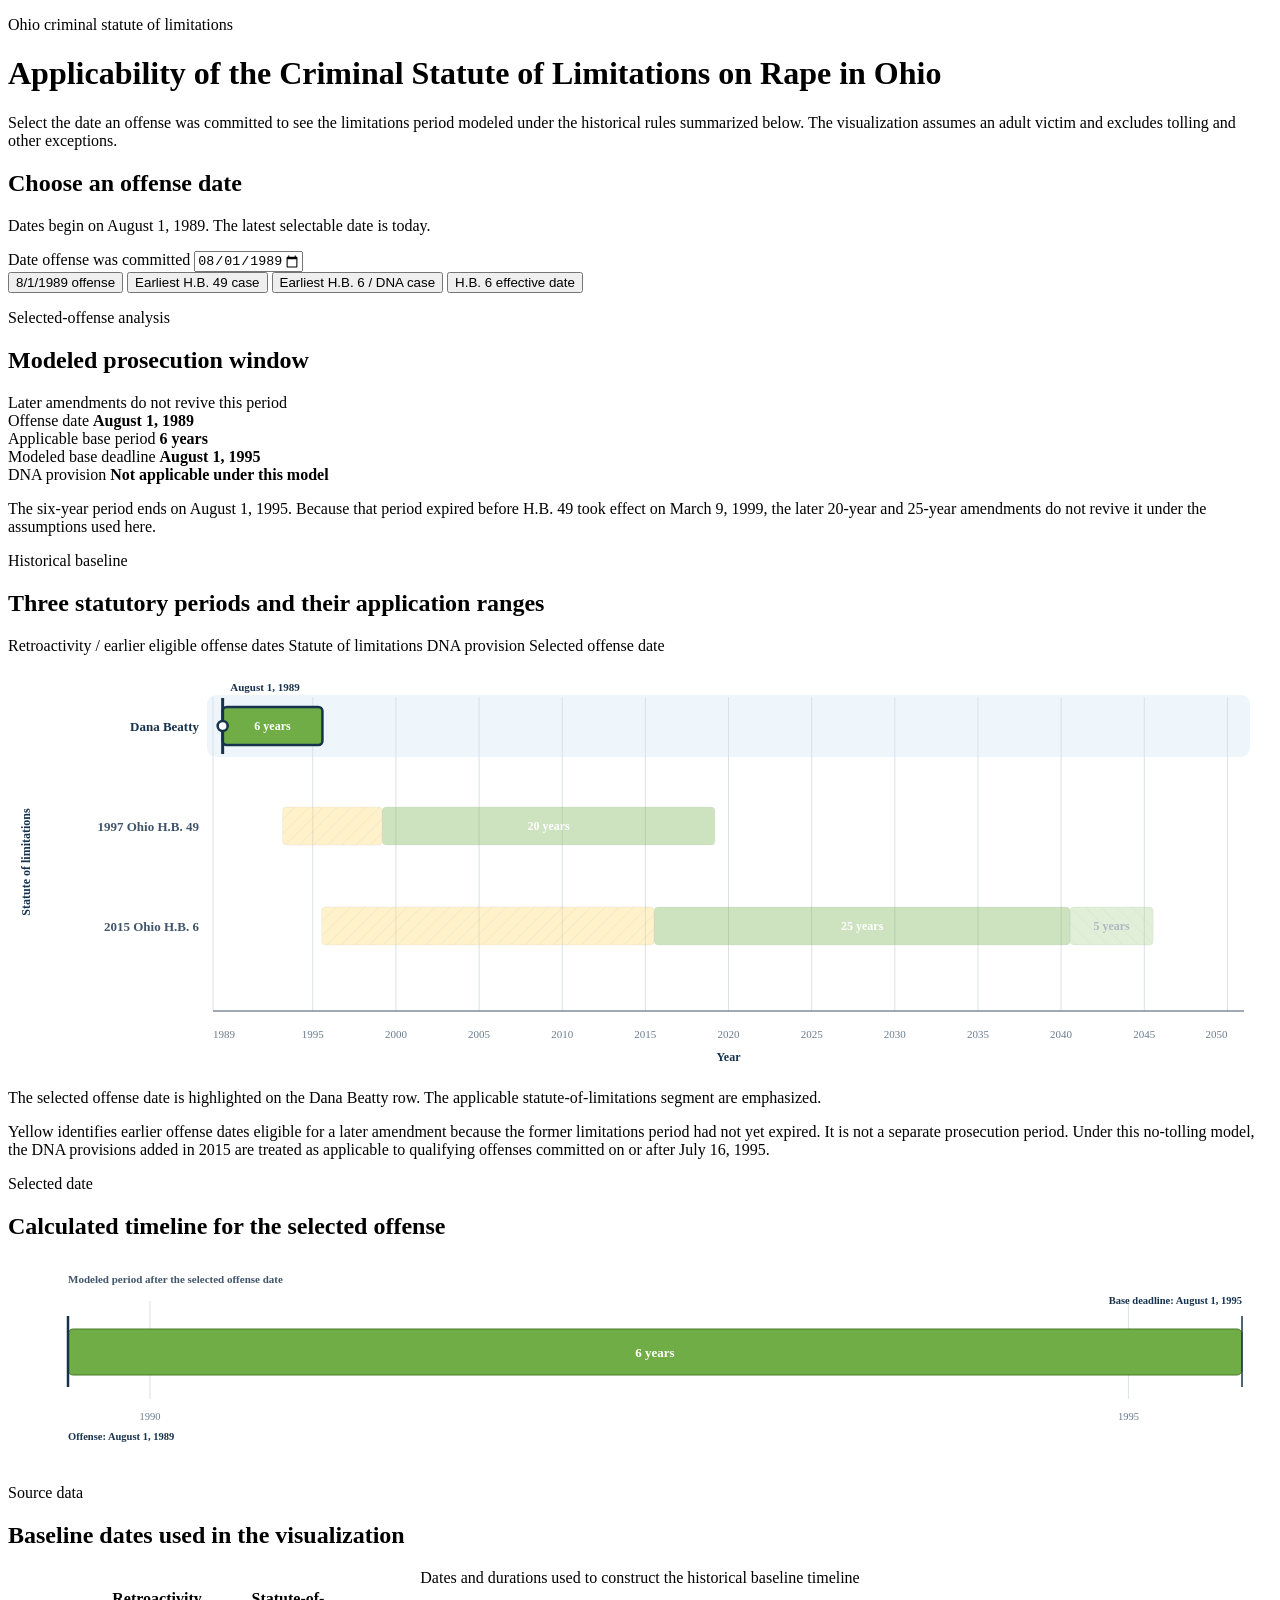
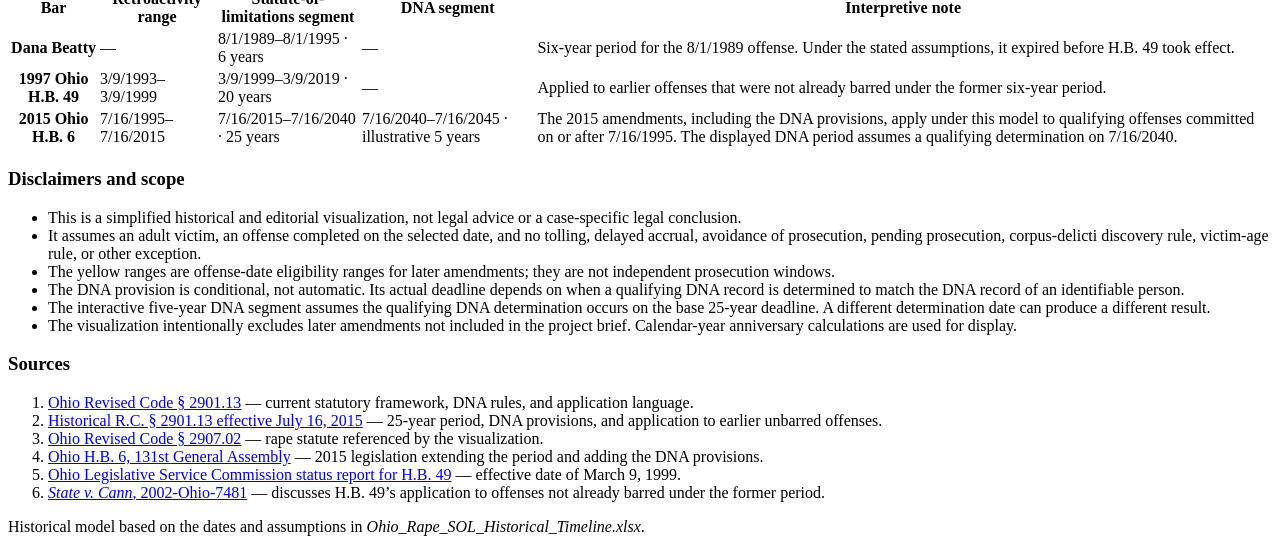
<file: index.html>
<!doctype html>
<html lang="en">
<head>
  <meta charset="utf-8">
  <meta name="viewport" content="width=device-width, initial-scale=1">
  <meta name="color-scheme" content="light">
  <title>Ohio Rape Statute of Limitations Timeline</title>
  <meta name="description" content="An interactive historical visualization of the criminal statute of limitations for rape in Ohio under the assumptions stated on the page.">
  <link rel="stylesheet" href="styles.css">
</head>
<body>
  <main class="page-shell">
    <header class="hero">
      <p class="eyebrow">Ohio criminal statute of limitations</p>
      <h1>Applicability of the Criminal Statute of Limitations on Rape in Ohio</h1>
      <p class="lede">
        Select the date an offense was committed to see the limitations period modeled under the historical rules summarized below. The visualization assumes an adult victim and excludes tolling and other exceptions.
      </p>
    </header>

    <section class="control-panel" aria-labelledby="controls-heading">
      <div>
        <h2 id="controls-heading">Choose an offense date</h2>
        <p class="control-help">Dates begin on August 1, 1989. The latest selectable date is today.</p>
      </div>
      <div class="date-control">
        <label for="offense-date">Date offense was committed</label>
        <input id="offense-date" name="offense-date" type="date" min="1989-08-01" value="1989-08-01">
        <p id="date-error" class="error-message" role="alert" hidden></p>
      </div>
      <div class="preset-group" aria-label="Important dates">
        <button type="button" class="preset-button" data-date="1989-08-01">8/1/1989 offense</button>
        <button type="button" class="preset-button" data-date="1993-03-09">Earliest H.B. 49 case</button>
        <button type="button" class="preset-button" data-date="1995-07-16">Earliest H.B. 6 / DNA case</button>
        <button type="button" class="preset-button" data-date="2015-07-16">H.B. 6 effective date</button>
      </div>
    </section>

    <section class="result-panel" aria-labelledby="result-heading" aria-live="polite">
      <div class="result-heading-row">
        <div>
          <p class="section-kicker">Selected-offense analysis</p>
          <h2 id="result-heading">Modeled prosecution window</h2>
        </div>
        <span id="application-badge" class="application-badge"></span>
      </div>

      <div class="summary-grid">
        <article class="summary-card">
          <span class="summary-label">Offense date</span>
          <strong id="selected-date-display">August 1, 1989</strong>
        </article>
        <article class="summary-card">
          <span class="summary-label">Applicable base period</span>
          <strong id="applicable-law">6 years</strong>
        </article>
        <article class="summary-card">
          <span class="summary-label">Modeled base deadline</span>
          <strong id="base-deadline">August 1, 1995</strong>
        </article>
        <article class="summary-card">
          <span class="summary-label">DNA provision</span>
          <strong id="dna-display">Not applicable under this model</strong>
        </article>
      </div>
      <p id="analysis-explanation" class="analysis-explanation"></p>
    </section>

    <section class="visualization-section" aria-labelledby="baseline-heading">
      <div class="section-heading">
        <div>
          <p class="section-kicker">Historical baseline</p>
          <h2 id="baseline-heading">Three statutory periods and their application ranges</h2>
        </div>
      </div>

      <div class="legend" aria-label="Timeline legend">
        <span><i class="legend-swatch retroactivity" aria-hidden="true"></i>Retroactivity / earlier eligible offense dates</span>
        <span><i class="legend-swatch statute" aria-hidden="true"></i>Statute of limitations</span>
        <span><i class="legend-swatch dna" aria-hidden="true"></i>DNA provision</span>
        <span><i class="legend-marker" aria-hidden="true"></i>Selected offense date</span>
      </div>

      <div id="baseline-chart" class="chart-card" role="img" aria-label="Historical Gantt-style timeline from 1989 through 2050"></div>
      <p id="baseline-note" class="chart-note"></p>
      <p class="chart-note">
        Yellow identifies earlier offense dates eligible for a later amendment because the former limitations period had not yet expired. It is not a separate prosecution period. Under this no-tolling model, the DNA provisions added in 2015 are treated as applicable to qualifying offenses committed on or after July 16, 1995.
      </p>
    </section>

    <section class="visualization-section" aria-labelledby="selected-window-heading">
      <div class="section-heading">
        <div>
          <p class="section-kicker">Selected date</p>
          <h2 id="selected-window-heading">Calculated timeline for the selected offense</h2>
        </div>
      </div>
      <div id="selected-chart" class="chart-card selected-chart-card" role="img" aria-label="Calculated limitations period for the selected offense date"></div>
      <p id="dna-scenario-note" class="dna-callout" hidden></p>
    </section>

    <section class="data-section" aria-labelledby="data-heading">
      <div class="section-heading">
        <div>
          <p class="section-kicker">Source data</p>
          <h2 id="data-heading">Baseline dates used in the visualization</h2>
        </div>
      </div>

      <div class="table-wrap">
        <table id="baseline-table">
          <caption class="sr-only">Dates and durations used to construct the historical baseline timeline</caption>
          <thead>
            <tr>
              <th scope="col">Bar</th>
              <th scope="col">Retroactivity range</th>
              <th scope="col">Statute-of-limitations segment</th>
              <th scope="col">DNA segment</th>
              <th scope="col">Interpretive note</th>
            </tr>
          </thead>
          <tbody>
            <tr data-regime="dana">
              <th scope="row">Dana Beatty</th>
              <td>—</td>
              <td><span class="table-chip statute">8/1/1989–8/1/1995 · 6 years</span></td>
              <td>—</td>
              <td>Six-year period for the 8/1/1989 offense. Under the stated assumptions, it expired before H.B. 49 took effect.</td>
            </tr>
            <tr data-regime="hb49">
              <th scope="row">1997 Ohio H.B. 49</th>
              <td><span class="table-chip retroactivity">3/9/1993–3/9/1999</span></td>
              <td><span class="table-chip statute">3/9/1999–3/9/2019 · 20 years</span></td>
              <td>—</td>
              <td>Applied to earlier offenses that were not already barred under the former six-year period.</td>
            </tr>
            <tr data-regime="hb6">
              <th scope="row">2015 Ohio H.B. 6</th>
              <td><span class="table-chip retroactivity">7/16/1995–7/16/2015</span></td>
              <td><span class="table-chip statute">7/16/2015–7/16/2040 · 25 years</span></td>
              <td><span class="table-chip dna">7/16/2040–7/16/2045 · illustrative 5 years</span></td>
              <td>The 2015 amendments, including the DNA provisions, apply under this model to qualifying offenses committed on or after 7/16/1995. The displayed DNA period assumes a qualifying determination on 7/16/2040.</td>
            </tr>
          </tbody>
        </table>
      </div>

      <div class="notes-grid">
        <article class="notes-card">
          <h3>Disclaimers and scope</h3>
          <ul>
            <li>This is a simplified historical and editorial visualization, not legal advice or a case-specific legal conclusion.</li>
            <li>It assumes an adult victim, an offense completed on the selected date, and no tolling, delayed accrual, avoidance of prosecution, pending prosecution, corpus-delicti discovery rule, victim-age rule, or other exception.</li>
            <li>The yellow ranges are offense-date eligibility ranges for later amendments; they are not independent prosecution windows.</li>
            <li>The DNA provision is conditional, not automatic. Its actual deadline depends on when a qualifying DNA record is determined to match the DNA record of an identifiable person.</li>
            <li>The interactive five-year DNA segment assumes the qualifying DNA determination occurs on the base 25-year deadline. A different determination date can produce a different result.</li>
            <li>The visualization intentionally excludes later amendments not included in the project brief. Calendar-year anniversary calculations are used for display.</li>
          </ul>
        </article>

        <article class="notes-card">
          <h3>Sources</h3>
          <ol class="source-list">
            <li><a href="https://codes.ohio.gov/ohio-revised-code/section-2901.13" target="_blank" rel="noopener">Ohio Revised Code § 2901.13</a> — current statutory framework, DNA rules, and application language.</li>
            <li><a href="https://codes.ohio.gov/ohio-revised-code/section-2901.13/7-16-2015" target="_blank" rel="noopener">Historical R.C. § 2901.13 effective July 16, 2015</a> — 25-year period, DNA provisions, and application to earlier unbarred offenses.</li>
            <li><a href="https://codes.ohio.gov/ohio-revised-code/section-2907.02" target="_blank" rel="noopener">Ohio Revised Code § 2907.02</a> — rape statute referenced by the visualization.</li>
            <li><a href="https://legislature.ohio.gov/legislation/131/hb6" target="_blank" rel="noopener">Ohio H.B. 6, 131st General Assembly</a> — 2015 legislation extending the period and adding the DNA provisions.</li>
            <li><a href="https://www.legislature.ohio.gov/files/lsc/statusreport122/122_HB_49_statusreport.pdf" target="_blank" rel="noopener">Ohio Legislative Service Commission status report for H.B. 49</a> — effective date of March 9, 1999.</li>
            <li><a href="https://www.supremecourt.ohio.gov/ROD/docs/pdf/98/2002/2002-Ohio-7481.pdf" target="_blank" rel="noopener"><em>State v. Cann</em>, 2002-Ohio-7481</a> — discusses H.B. 49’s application to offenses not already barred under the former period.</li>
          </ol>
        </article>
      </div>
    </section>

    <footer>
      <p>Historical model based on the dates and assumptions in <em>Ohio_Rape_SOL_Historical_Timeline.xlsx</em>.</p>
    </footer>
  </main>

  <script src="app.js" defer></script>
</body>
</html>
</file>
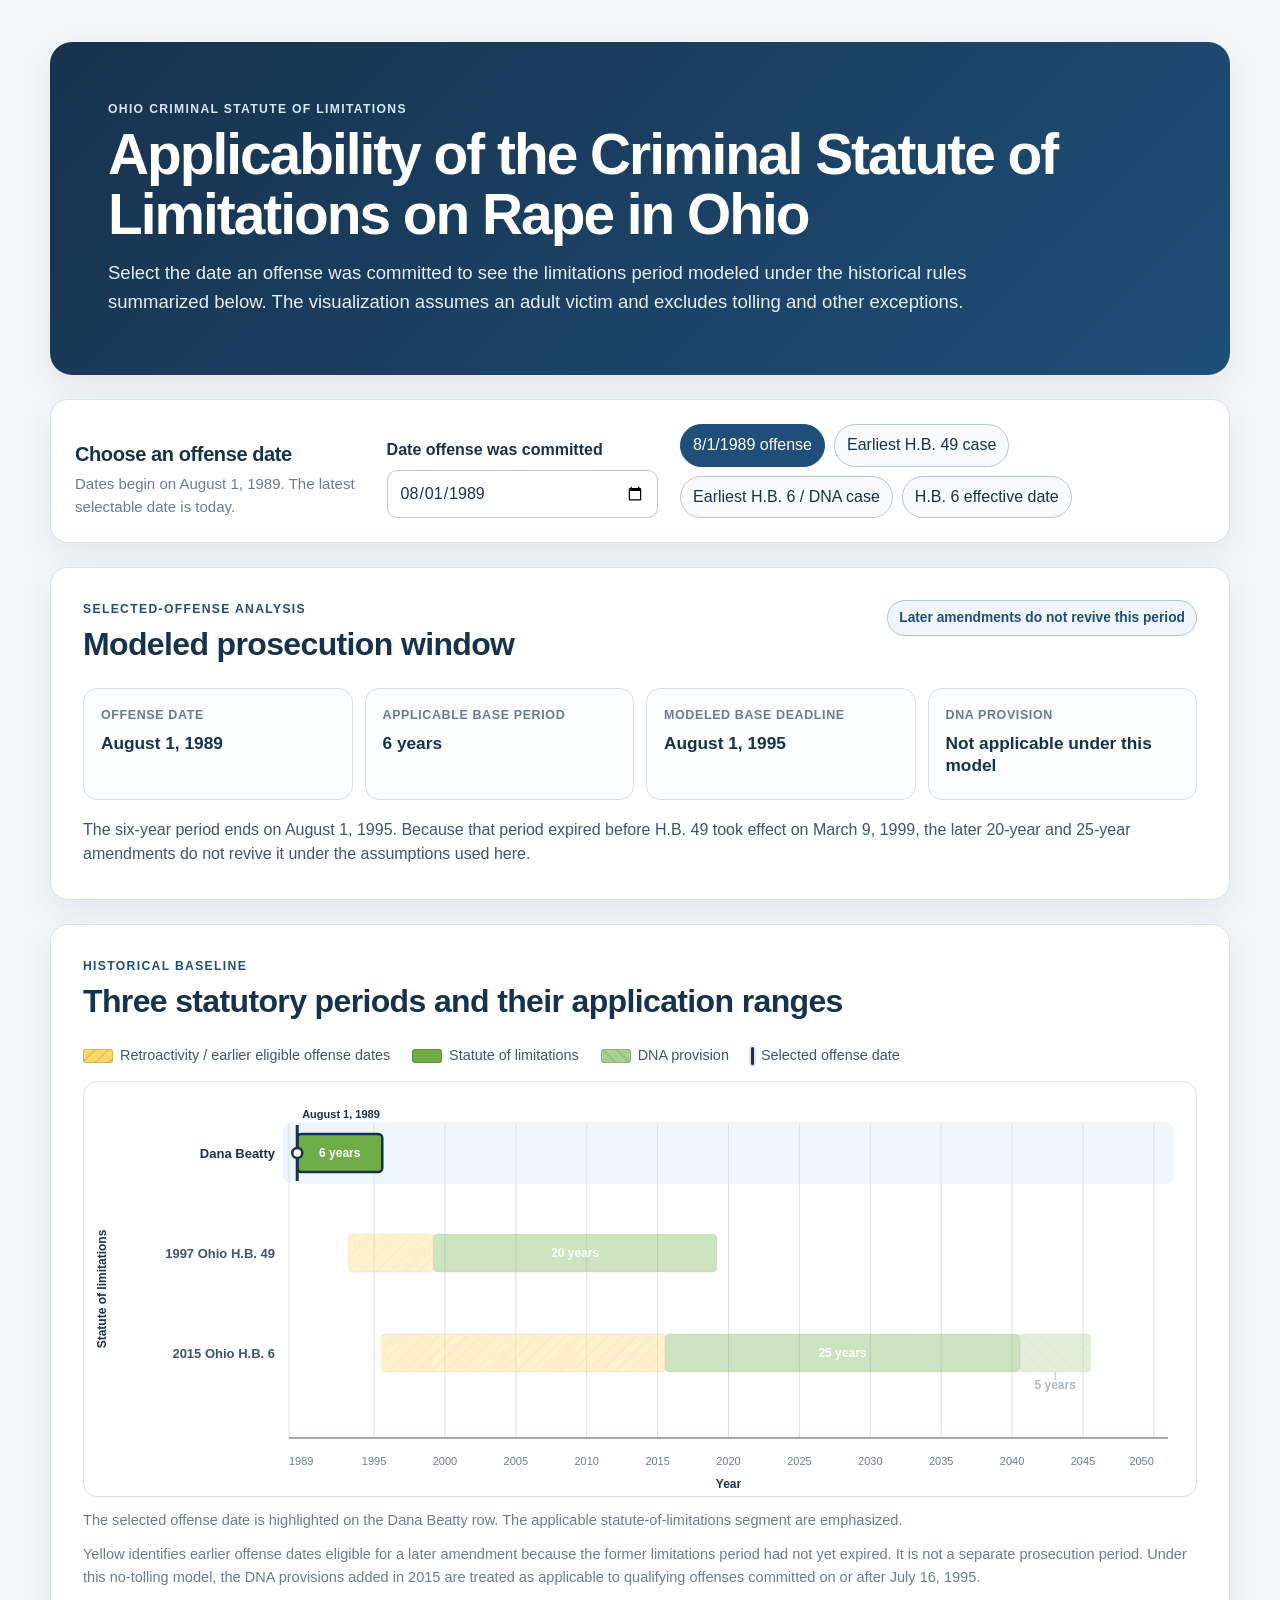
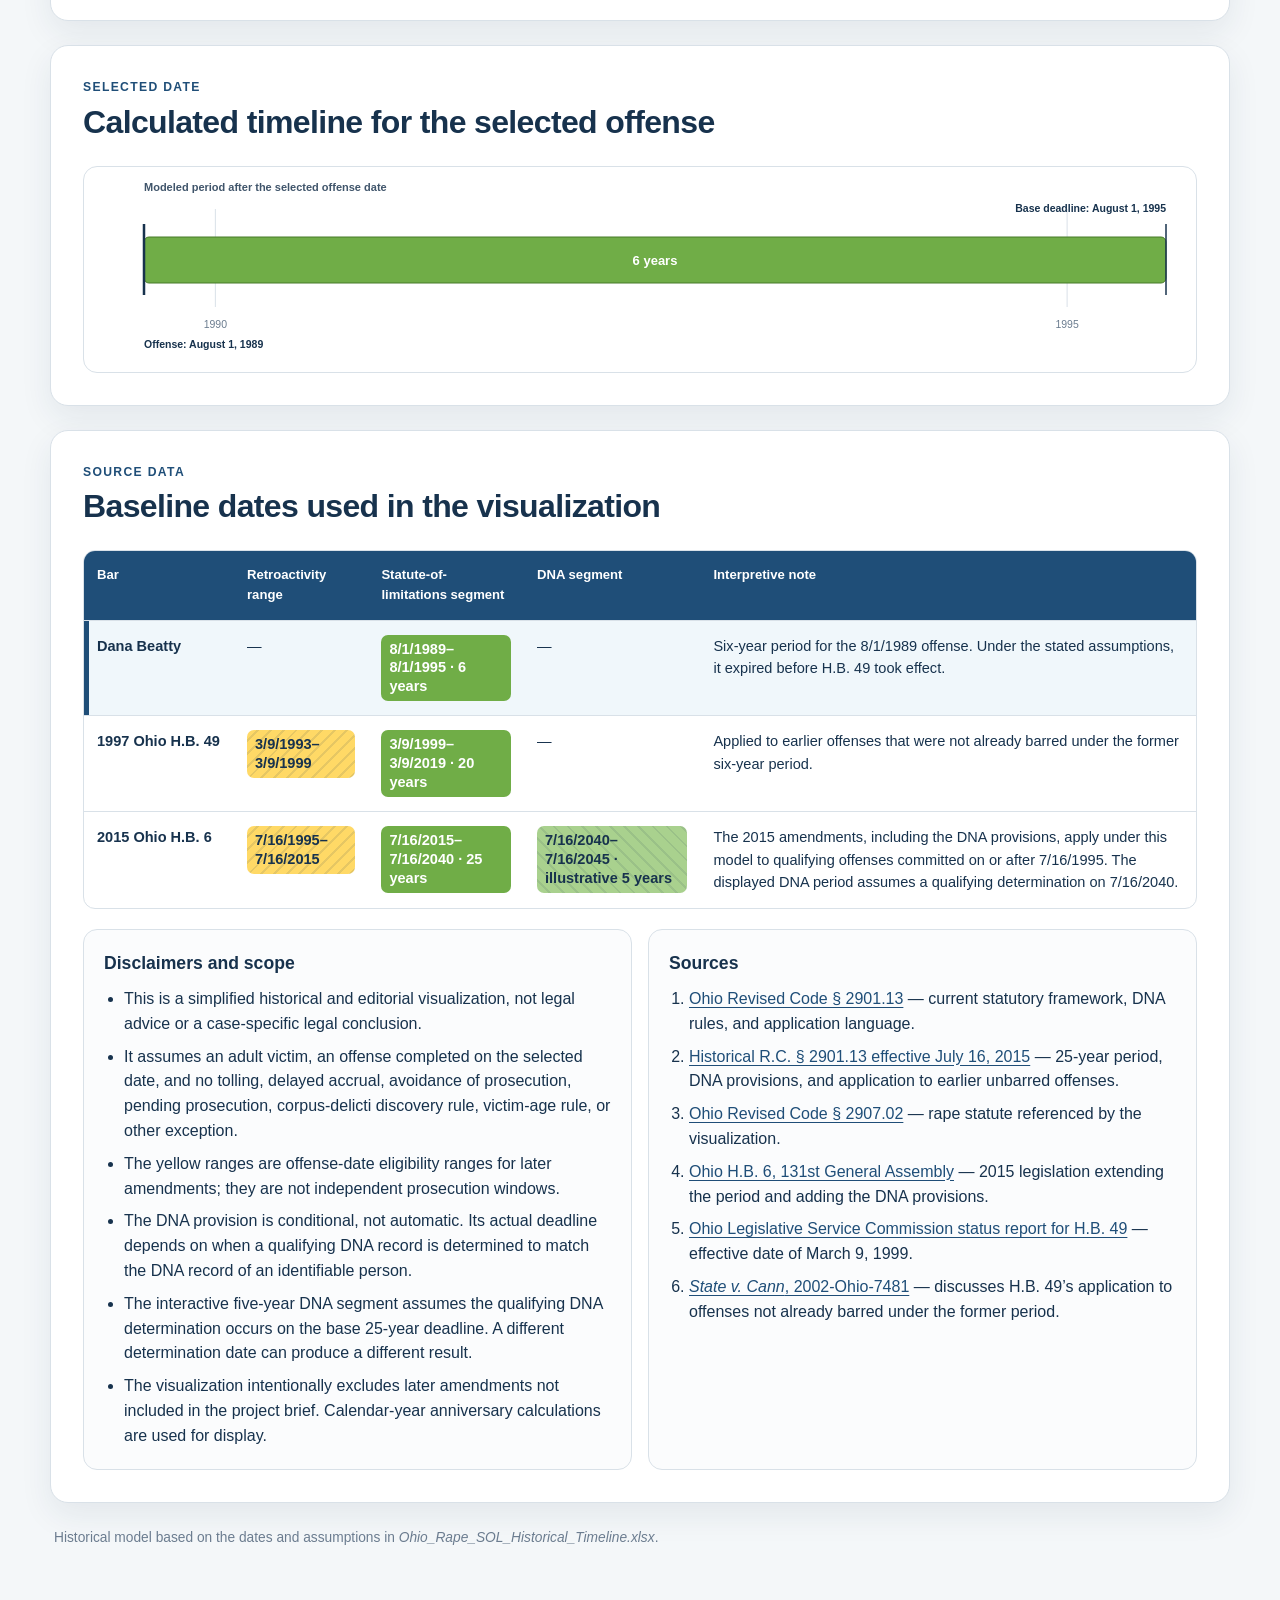
<file: Ohio_Rape_SOL_Interactive_Timeline_Standalone.html>
<!doctype html>
<html lang="en">
<head>
  <meta charset="utf-8">
  <meta name="viewport" content="width=device-width, initial-scale=1">
  <meta name="color-scheme" content="light">
  <title>Ohio Rape Statute of Limitations Timeline</title>
  <meta name="description" content="An interactive historical visualization of the criminal statute of limitations for rape in Ohio under the assumptions stated on the page.">
  <style>
:root {
  --ink: #17324d;
  --ink-soft: #40556b;
  --muted: #6b7c8f;
  --line: #d9e1e8;
  --line-strong: #b8c6d3;
  --paper: #ffffff;
  --page: #f4f7f9;
  --navy: #1f4e78;
  --retro: #ffd966;
  --retro-soft: #fff2cc;
  --sol: #70ad47;
  --sol-dark: #477a29;
  --sol-soft: #eaf4e3;
  --dna: #a9d18e;
  --dna-soft: #edf6e8;
  --focus: #0b6fb8;
  --danger: #a12727;
  --shadow: 0 12px 32px rgba(23, 50, 77, 0.08);
  font-family: Inter, ui-sans-serif, -apple-system, BlinkMacSystemFont, "Segoe UI", Roboto, Helvetica, Arial, sans-serif;
}

* { box-sizing: border-box; }

html { scroll-behavior: smooth; }

body {
  margin: 0;
  color: var(--ink);
  background: var(--page);
  line-height: 1.55;
}

button,
input { font: inherit; }

a { color: var(--navy); text-underline-offset: 0.18em; }
a:hover { text-decoration-thickness: 2px; }

.page-shell {
  width: min(1180px, calc(100% - 32px));
  margin: 0 auto;
  padding: 42px 0 64px;
}

.hero {
  padding: clamp(28px, 5vw, 58px);
  border-radius: 22px;
  color: #fff;
  background: linear-gradient(135deg, #17324d 0%, #1f4e78 100%);
  box-shadow: var(--shadow);
}

.eyebrow,
.section-kicker {
  margin: 0 0 6px;
  font-size: 0.76rem;
  font-weight: 800;
  letter-spacing: 0.11em;
  text-transform: uppercase;
}

.eyebrow { color: #d7e8f5; }
.section-kicker { color: var(--navy); }

h1,
h2,
h3,
p { margin-top: 0; }

h1 {
  max-width: 960px;
  margin-bottom: 14px;
  font-size: clamp(2rem, 5vw, 3.55rem);
  line-height: 1.06;
  letter-spacing: -0.035em;
}

h2 {
  margin-bottom: 6px;
  font-size: clamp(1.35rem, 2.5vw, 2rem);
  line-height: 1.2;
  letter-spacing: -0.02em;
}

h3 { font-size: 1.1rem; }

.lede {
  max-width: 900px;
  margin-bottom: 0;
  color: #e6eef5;
  font-size: clamp(1rem, 2vw, 1.16rem);
}

.control-panel,
.result-panel,
.visualization-section,
.data-section {
  margin-top: 24px;
  border: 1px solid var(--line);
  border-radius: 18px;
  background: var(--paper);
  box-shadow: var(--shadow);
}

.control-panel {
  display: grid;
  grid-template-columns: minmax(210px, 0.8fr) minmax(240px, 0.75fr) minmax(360px, 1.45fr);
  gap: 22px;
  align-items: end;
  padding: 24px;
}

.control-panel h2 { font-size: 1.25rem; }
.control-help { margin-bottom: 0; color: var(--muted); font-size: 0.94rem; }

.date-control { display: grid; gap: 7px; }
.date-control label { font-weight: 750; }
.date-control input {
  width: 100%;
  min-height: 48px;
  padding: 10px 12px;
  border: 1px solid var(--line-strong);
  border-radius: 10px;
  color: var(--ink);
  background: #fff;
}

.date-control input:focus,
.preset-button:focus-visible {
  outline: 3px solid rgba(11, 111, 184, 0.22);
  outline-offset: 2px;
  border-color: var(--focus);
}

.error-message { margin: 0; color: var(--danger); font-size: 0.9rem; }

.preset-group {
  display: flex;
  flex-wrap: wrap;
  gap: 9px;
}

.preset-button {
  min-height: 40px;
  padding: 8px 12px;
  border: 1px solid var(--line-strong);
  border-radius: 999px;
  color: var(--ink);
  background: #f8fafc;
  cursor: pointer;
}

.preset-button:hover { border-color: var(--navy); background: #eef5fa; }
.preset-button.is-active { color: #fff; border-color: var(--navy); background: var(--navy); }

.result-panel,
.visualization-section,
.data-section { padding: clamp(20px, 3vw, 32px); }

.result-heading-row,
.section-heading {
  display: flex;
  justify-content: space-between;
  gap: 16px;
  align-items: flex-start;
  margin-bottom: 18px;
}

.application-badge {
  display: inline-flex;
  align-items: center;
  min-height: 34px;
  padding: 6px 11px;
  border: 1px solid #aac4d8;
  border-radius: 999px;
  color: var(--navy);
  background: #eef6fb;
  font-size: 0.86rem;
  font-weight: 800;
  white-space: nowrap;
}

.summary-grid {
  display: grid;
  grid-template-columns: repeat(4, minmax(0, 1fr));
  gap: 12px;
}

.summary-card {
  min-height: 112px;
  padding: 17px;
  border: 1px solid var(--line);
  border-radius: 14px;
  background: #fbfcfd;
}

.summary-label {
  display: block;
  margin-bottom: 7px;
  color: var(--muted);
  font-size: 0.78rem;
  font-weight: 800;
  letter-spacing: 0.05em;
  text-transform: uppercase;
}

.summary-card strong { display: block; font-size: 1.08rem; line-height: 1.28; }
.analysis-explanation { margin: 18px 0 0; color: var(--ink-soft); font-size: 1rem; }

.legend {
  display: flex;
  flex-wrap: wrap;
  gap: 10px 22px;
  margin: 0 0 14px;
  color: var(--ink-soft);
  font-size: 0.9rem;
}

.legend span { display: inline-flex; align-items: center; gap: 7px; }

.legend-swatch {
  width: 30px;
  height: 14px;
  border: 1px solid rgba(23, 50, 77, 0.2);
  border-radius: 3px;
}

.legend-swatch.retroactivity,
.table-chip.retroactivity {
  background-color: var(--retro);
  background-image: repeating-linear-gradient(135deg, transparent 0 7px, rgba(23, 50, 77, 0.11) 7px 9px);
}

.legend-swatch.statute,
.table-chip.statute { background: var(--sol); color: #fff; }

.legend-swatch.dna,
.table-chip.dna {
  background-color: var(--dna);
  background-image: repeating-linear-gradient(45deg, transparent 0 8px, rgba(23, 50, 77, 0.1) 8px 10px);
}

.legend-marker {
  width: 3px;
  height: 18px;
  border-radius: 2px;
  background: var(--ink);
  box-shadow: 0 0 0 2px rgba(23, 50, 77, 0.12);
}

.chart-card {
  width: 100%;
  overflow: hidden;
  border: 1px solid var(--line);
  border-radius: 14px;
  background: #fff;
}

.chart-card svg { display: block; width: 100%; height: auto; }
.chart-note { margin: 12px 0 0; color: var(--muted); font-size: 0.91rem; }
.selected-chart-card { min-height: 190px; }

.dna-callout {
  margin: 14px 0 0;
  padding: 14px 16px;
  border-left: 4px solid var(--sol);
  border-radius: 8px;
  color: var(--ink-soft);
  background: var(--dna-soft);
}

.table-wrap {
  overflow-x: auto;
  border: 1px solid var(--line);
  border-radius: 12px;
}

table {
  width: 100%;
  min-width: 930px;
  border-collapse: collapse;
  font-size: 0.91rem;
}

th,
td {
  padding: 14px 13px;
  border-bottom: 1px solid var(--line);
  text-align: left;
  vertical-align: top;
}

thead th { color: #fff; background: var(--navy); font-size: 0.82rem; }
tbody tr:last-child th,
tbody tr:last-child td { border-bottom: 0; }
tbody tr.is-active { background: #f0f7fb; box-shadow: inset 5px 0 0 var(--navy); }
tbody th { width: 150px; }

.table-chip {
  display: inline-block;
  padding: 5px 8px;
  border-radius: 7px;
  font-weight: 750;
  line-height: 1.3;
}

.notes-grid {
  display: grid;
  grid-template-columns: 1fr 1fr;
  gap: 16px;
  margin-top: 20px;
}

.notes-card {
  padding: 20px;
  border: 1px solid var(--line);
  border-radius: 14px;
  background: #fbfcfd;
}

.notes-card h3 { margin-bottom: 10px; }
.notes-card ul,
.notes-card ol { margin: 0; padding-left: 1.25rem; }
.notes-card li + li { margin-top: 8px; }
.source-list { word-break: break-word; }

footer { padding: 24px 4px 0; color: var(--muted); font-size: 0.86rem; }
footer p { margin-bottom: 0; }

.sr-only {
  position: absolute;
  width: 1px;
  height: 1px;
  padding: 0;
  margin: -1px;
  overflow: hidden;
  clip: rect(0, 0, 0, 0);
  white-space: nowrap;
  border: 0;
}

@media (max-width: 920px) {
  .control-panel { grid-template-columns: 1fr 1fr; }
  .preset-group { grid-column: 1 / -1; }
  .summary-grid { grid-template-columns: repeat(2, minmax(0, 1fr)); }
  .notes-grid { grid-template-columns: 1fr; }
}

@media (max-width: 620px) {
  .page-shell { width: min(100% - 20px, 1180px); padding-top: 10px; }
  .hero { padding: 26px 20px; border-radius: 16px; }
  h1 { font-size: 2.05rem; }
  .control-panel { grid-template-columns: 1fr; padding: 19px; }
  .preset-group { grid-column: auto; }
  .preset-button { flex: 1 1 46%; }
  .result-heading-row,
  .section-heading { display: block; }
  .application-badge { margin-top: 8px; white-space: normal; }
  .summary-grid { grid-template-columns: 1fr; }
  .summary-card { min-height: 0; }
  .legend { display: grid; grid-template-columns: 1fr; gap: 8px; }
  .result-panel,
  .visualization-section,
  .data-section { padding: 18px 14px; border-radius: 15px; }
  .chart-card { border-radius: 10px; }
  .notes-card { padding: 17px; }
}

@media (prefers-reduced-motion: reduce) {
  html { scroll-behavior: auto; }
}

  </style>
</head>
<body>
  <main class="page-shell">
    <header class="hero">
      <p class="eyebrow">Ohio criminal statute of limitations</p>
      <h1>Applicability of the Criminal Statute of Limitations on Rape in Ohio</h1>
      <p class="lede">
        Select the date an offense was committed to see the limitations period modeled under the historical rules summarized below. The visualization assumes an adult victim and excludes tolling and other exceptions.
      </p>
    </header>

    <section class="control-panel" aria-labelledby="controls-heading">
      <div>
        <h2 id="controls-heading">Choose an offense date</h2>
        <p class="control-help">Dates begin on August 1, 1989. The latest selectable date is today.</p>
      </div>
      <div class="date-control">
        <label for="offense-date">Date offense was committed</label>
        <input id="offense-date" name="offense-date" type="date" min="1989-08-01" value="1989-08-01">
        <p id="date-error" class="error-message" role="alert" hidden></p>
      </div>
      <div class="preset-group" aria-label="Important dates">
        <button type="button" class="preset-button" data-date="1989-08-01">8/1/1989 offense</button>
        <button type="button" class="preset-button" data-date="1993-03-09">Earliest H.B. 49 case</button>
        <button type="button" class="preset-button" data-date="1995-07-16">Earliest H.B. 6 / DNA case</button>
        <button type="button" class="preset-button" data-date="2015-07-16">H.B. 6 effective date</button>
      </div>
    </section>

    <section class="result-panel" aria-labelledby="result-heading" aria-live="polite">
      <div class="result-heading-row">
        <div>
          <p class="section-kicker">Selected-offense analysis</p>
          <h2 id="result-heading">Modeled prosecution window</h2>
        </div>
        <span id="application-badge" class="application-badge"></span>
      </div>

      <div class="summary-grid">
        <article class="summary-card">
          <span class="summary-label">Offense date</span>
          <strong id="selected-date-display">August 1, 1989</strong>
        </article>
        <article class="summary-card">
          <span class="summary-label">Applicable base period</span>
          <strong id="applicable-law">6 years</strong>
        </article>
        <article class="summary-card">
          <span class="summary-label">Modeled base deadline</span>
          <strong id="base-deadline">August 1, 1995</strong>
        </article>
        <article class="summary-card">
          <span class="summary-label">DNA provision</span>
          <strong id="dna-display">Not applicable under this model</strong>
        </article>
      </div>
      <p id="analysis-explanation" class="analysis-explanation"></p>
    </section>

    <section class="visualization-section" aria-labelledby="baseline-heading">
      <div class="section-heading">
        <div>
          <p class="section-kicker">Historical baseline</p>
          <h2 id="baseline-heading">Three statutory periods and their application ranges</h2>
        </div>
      </div>

      <div class="legend" aria-label="Timeline legend">
        <span><i class="legend-swatch retroactivity" aria-hidden="true"></i>Retroactivity / earlier eligible offense dates</span>
        <span><i class="legend-swatch statute" aria-hidden="true"></i>Statute of limitations</span>
        <span><i class="legend-swatch dna" aria-hidden="true"></i>DNA provision</span>
        <span><i class="legend-marker" aria-hidden="true"></i>Selected offense date</span>
      </div>

      <div id="baseline-chart" class="chart-card" role="img" aria-label="Historical Gantt-style timeline from 1989 through 2050"></div>
      <p id="baseline-note" class="chart-note"></p>
      <p class="chart-note">
        Yellow identifies earlier offense dates eligible for a later amendment because the former limitations period had not yet expired. It is not a separate prosecution period. Under this no-tolling model, the DNA provisions added in 2015 are treated as applicable to qualifying offenses committed on or after July 16, 1995.
      </p>
    </section>

    <section class="visualization-section" aria-labelledby="selected-window-heading">
      <div class="section-heading">
        <div>
          <p class="section-kicker">Selected date</p>
          <h2 id="selected-window-heading">Calculated timeline for the selected offense</h2>
        </div>
      </div>
      <div id="selected-chart" class="chart-card selected-chart-card" role="img" aria-label="Calculated limitations period for the selected offense date"></div>
      <p id="dna-scenario-note" class="dna-callout" hidden></p>
    </section>

    <section class="data-section" aria-labelledby="data-heading">
      <div class="section-heading">
        <div>
          <p class="section-kicker">Source data</p>
          <h2 id="data-heading">Baseline dates used in the visualization</h2>
        </div>
      </div>

      <div class="table-wrap">
        <table id="baseline-table">
          <caption class="sr-only">Dates and durations used to construct the historical baseline timeline</caption>
          <thead>
            <tr>
              <th scope="col">Bar</th>
              <th scope="col">Retroactivity range</th>
              <th scope="col">Statute-of-limitations segment</th>
              <th scope="col">DNA segment</th>
              <th scope="col">Interpretive note</th>
            </tr>
          </thead>
          <tbody>
            <tr data-regime="dana">
              <th scope="row">Dana Beatty</th>
              <td>—</td>
              <td><span class="table-chip statute">8/1/1989–8/1/1995 · 6 years</span></td>
              <td>—</td>
              <td>Six-year period for the 8/1/1989 offense. Under the stated assumptions, it expired before H.B. 49 took effect.</td>
            </tr>
            <tr data-regime="hb49">
              <th scope="row">1997 Ohio H.B. 49</th>
              <td><span class="table-chip retroactivity">3/9/1993–3/9/1999</span></td>
              <td><span class="table-chip statute">3/9/1999–3/9/2019 · 20 years</span></td>
              <td>—</td>
              <td>Applied to earlier offenses that were not already barred under the former six-year period.</td>
            </tr>
            <tr data-regime="hb6">
              <th scope="row">2015 Ohio H.B. 6</th>
              <td><span class="table-chip retroactivity">7/16/1995–7/16/2015</span></td>
              <td><span class="table-chip statute">7/16/2015–7/16/2040 · 25 years</span></td>
              <td><span class="table-chip dna">7/16/2040–7/16/2045 · illustrative 5 years</span></td>
              <td>The 2015 amendments, including the DNA provisions, apply under this model to qualifying offenses committed on or after 7/16/1995. The displayed DNA period assumes a qualifying determination on 7/16/2040.</td>
            </tr>
          </tbody>
        </table>
      </div>

      <div class="notes-grid">
        <article class="notes-card">
          <h3>Disclaimers and scope</h3>
          <ul>
            <li>This is a simplified historical and editorial visualization, not legal advice or a case-specific legal conclusion.</li>
            <li>It assumes an adult victim, an offense completed on the selected date, and no tolling, delayed accrual, avoidance of prosecution, pending prosecution, corpus-delicti discovery rule, victim-age rule, or other exception.</li>
            <li>The yellow ranges are offense-date eligibility ranges for later amendments; they are not independent prosecution windows.</li>
            <li>The DNA provision is conditional, not automatic. Its actual deadline depends on when a qualifying DNA record is determined to match the DNA record of an identifiable person.</li>
            <li>The interactive five-year DNA segment assumes the qualifying DNA determination occurs on the base 25-year deadline. A different determination date can produce a different result.</li>
            <li>The visualization intentionally excludes later amendments not included in the project brief. Calendar-year anniversary calculations are used for display.</li>
          </ul>
        </article>

        <article class="notes-card">
          <h3>Sources</h3>
          <ol class="source-list">
            <li><a href="https://codes.ohio.gov/ohio-revised-code/section-2901.13" target="_blank" rel="noopener">Ohio Revised Code § 2901.13</a> — current statutory framework, DNA rules, and application language.</li>
            <li><a href="https://codes.ohio.gov/ohio-revised-code/section-2901.13/7-16-2015" target="_blank" rel="noopener">Historical R.C. § 2901.13 effective July 16, 2015</a> — 25-year period, DNA provisions, and application to earlier unbarred offenses.</li>
            <li><a href="https://codes.ohio.gov/ohio-revised-code/section-2907.02" target="_blank" rel="noopener">Ohio Revised Code § 2907.02</a> — rape statute referenced by the visualization.</li>
            <li><a href="https://legislature.ohio.gov/legislation/131/hb6" target="_blank" rel="noopener">Ohio H.B. 6, 131st General Assembly</a> — 2015 legislation extending the period and adding the DNA provisions.</li>
            <li><a href="https://www.legislature.ohio.gov/files/lsc/statusreport122/122_HB_49_statusreport.pdf" target="_blank" rel="noopener">Ohio Legislative Service Commission status report for H.B. 49</a> — effective date of March 9, 1999.</li>
            <li><a href="https://www.supremecourt.ohio.gov/ROD/docs/pdf/98/2002/2002-Ohio-7481.pdf" target="_blank" rel="noopener"><em>State v. Cann</em>, 2002-Ohio-7481</a> — discusses H.B. 49’s application to offenses not already barred under the former period.</li>
          </ol>
        </article>
      </div>
    </section>

    <footer>
      <p>Historical model based on the dates and assumptions in <em>Ohio_Rape_SOL_Historical_Timeline.xlsx</em>.</p>
    </footer>
  </main>

  <script>
'use strict';

/*
 * Historical source data carried forward from Ohio_Rape_SOL_Historical_Timeline.xlsx.
 * The static baseline chart shows amendment/application ranges. The selected-offense
 * chart calculates an offense-specific period under the assumptions stated in the UI.
 */

const COLORS = {
  ink: '#17324d',
  inkSoft: '#40556b',
  muted: '#6b7c8f',
  grid: '#d9e1e8',
  rowActive: '#eef6fb',
  retro: '#ffd966',
  sol: '#70ad47',
  solDark: '#477a29',
  dna: '#a9d18e',
  white: '#ffffff'
};

const DATES = {
  minimum: '1989-08-01',
  hb49RetroStart: '1993-03-09',
  hb49Effective: '1999-03-09',
  hb6RetroStart: '1995-07-16',
  hb6Effective: '2015-07-16',
  baselineStart: '1989-01-01',
  baselineEnd: '2050-12-31'
};

const BASELINE_ROWS = [
  {
    id: 'dana',
    label: 'Dana Beatty',
    segments: [
      {
        type: 'sol',
        start: '1989-08-01',
        end: '1995-08-01',
        label: '6 years',
        description: 'Six-year statute-of-limitations segment: 8/1/1989 through 8/1/1995.'
      }
    ]
  },
  {
    id: 'hb49',
    label: '1997 Ohio H.B. 49',
    segments: [
      {
        type: 'retro',
        start: '1993-03-09',
        end: '1999-03-09',
        description: 'Earlier offense dates eligible for H.B. 49 under the unexpired-case rule: 3/9/1993 through 3/9/1999.'
      },
      {
        type: 'sol',
        start: '1999-03-09',
        end: '2019-03-09',
        label: '20 years',
        description: 'Twenty-year statute-of-limitations segment: 3/9/1999 through 3/9/2019.'
      }
    ]
  },
  {
    id: 'hb6',
    label: '2015 Ohio H.B. 6',
    segments: [
      {
        type: 'retro',
        start: '1995-07-16',
        end: '2015-07-16',
        description: 'Earlier offense dates eligible for H.B. 6 under the unexpired-case rule: 7/16/1995 through 7/16/2015.'
      },
      {
        type: 'sol',
        start: '2015-07-16',
        end: '2040-07-16',
        label: '25 years',
        description: 'Twenty-five-year statute-of-limitations segment: 7/16/2015 through 7/16/2040.'
      },
      {
        type: 'dna',
        start: '2040-07-16',
        end: '2045-07-16',
        label: '5 years',
        description: 'Illustrative five-year DNA segment: 7/16/2040 through 7/16/2045, assuming a qualifying DNA determination on 7/16/2040.'
      }
    ]
  }
];

const dateInput = document.querySelector('#offense-date');
const dateError = document.querySelector('#date-error');
const selectedDateDisplay = document.querySelector('#selected-date-display');
const applicableLaw = document.querySelector('#applicable-law');
const baseDeadline = document.querySelector('#base-deadline');
const dnaDisplay = document.querySelector('#dna-display');
const applicationBadge = document.querySelector('#application-badge');
const explanation = document.querySelector('#analysis-explanation');
const baselineNote = document.querySelector('#baseline-note');
const dnaScenarioNote = document.querySelector('#dna-scenario-note');
const baselineChart = document.querySelector('#baseline-chart');
const selectedChart = document.querySelector('#selected-chart');

const dateFormatter = new Intl.DateTimeFormat('en-US', {
  year: 'numeric',
  month: 'long',
  day: 'numeric',
  timeZone: 'UTC'
});

function parseISO(iso) {
  const [year, month, day] = iso.split('-').map(Number);
  return new Date(Date.UTC(year, month - 1, day));
}

function toISO(date) {
  return [
    date.getUTCFullYear(),
    String(date.getUTCMonth() + 1).padStart(2, '0'),
    String(date.getUTCDate()).padStart(2, '0')
  ].join('-');
}

function formatDate(value) {
  return dateFormatter.format(typeof value === 'string' ? parseISO(value) : value);
}

function addCalendarYears(iso, years) {
  const source = parseISO(iso);
  const targetYear = source.getUTCFullYear() + years;
  const month = source.getUTCMonth();
  const day = source.getUTCDate();
  const lastDay = new Date(Date.UTC(targetYear, month + 1, 0)).getUTCDate();
  return toISO(new Date(Date.UTC(targetYear, month, Math.min(day, lastDay))));
}

function compareISO(a, b) {
  return parseISO(a).getTime() - parseISO(b).getTime();
}

function todayISO() {
  const now = new Date();
  return [
    now.getFullYear(),
    String(now.getMonth() + 1).padStart(2, '0'),
    String(now.getDate()).padStart(2, '0')
  ].join('-');
}

function isValidSelectedDate(iso) {
  return /^\d{4}-\d{2}-\d{2}$/.test(iso)
    && compareISO(iso, DATES.minimum) >= 0
    && compareISO(iso, dateInput.max) <= 0;
}

function analyzeOffenseDate(iso) {
  let regime;
  let years;
  let dnaApplicable = false;
  let application;
  let badge;
  let description;

  if (compareISO(iso, DATES.hb49RetroStart) < 0) {
    regime = 'dana';
    years = 6;
    application = 'original six-year rule';
    badge = 'Later amendments do not revive this period';
    description = `The six-year period ends on ${formatDate(addCalendarYears(iso, 6))}. Because that period expired before H.B. 49 took effect on March 9, 1999, the later 20-year and 25-year amendments do not revive it under the assumptions used here.`;
  } else if (compareISO(iso, DATES.hb6RetroStart) < 0) {
    regime = 'hb49';
    years = 20;
    application = 'H.B. 49 applied retroactively';
    badge = '20-year period · H.B. 49';
    description = `The former six-year period had not expired immediately before March 9, 1999, so H.B. 49’s 20-year period is modeled as controlling. The resulting deadline is ${formatDate(addCalendarYears(iso, 20))}, which falls before H.B. 6 took effect on July 16, 2015; H.B. 6 and its DNA provisions therefore do not apply under this model.`;
  } else {
    regime = 'hb6';
    years = 25;
    dnaApplicable = true;
    if (compareISO(iso, DATES.hb6Effective) < 0) {
      application = 'H.B. 6 applied retroactively';
      badge = '25-year period · H.B. 6 retroactivity';
      description = `The prior 20-year period was not barred immediately before July 16, 2015, so H.B. 6’s 25-year period is modeled as controlling. Because the offense date is on or after July 16, 1995, the DNA provisions are also within the 2015 amendment’s application range under the no-tolling assumptions used here.`;
    } else {
      application = 'H.B. 6 applied prospectively';
      badge = '25-year period · H.B. 6';
      description = `The offense occurred on or after July 16, 2015, so the 25-year period is modeled as applying prospectively. The DNA provisions may also apply if the statute’s qualifying DNA-match conditions are satisfied.`;
    }
  }

  const deadline = addCalendarYears(iso, years);
  const illustrativeDnaEnd = dnaApplicable ? addCalendarYears(deadline, 5) : null;

  return {
    offenseDate: iso,
    regime,
    years,
    deadline,
    dnaApplicable,
    illustrativeDnaEnd,
    application,
    badge,
    description
  };
}

function svgElement(tag, attributes = {}, text = null) {
  const element = document.createElementNS('http://www.w3.org/2000/svg', tag);
  Object.entries(attributes).forEach(([key, value]) => element.setAttribute(key, String(value)));
  if (text !== null) element.textContent = text;
  return element;
}

function addSvgTitle(parent, text) {
  parent.appendChild(svgElement('title', {}, text));
}

function createDefinitions(svg) {
  const defs = svgElement('defs');

  const retroPattern = svgElement('pattern', {
    id: 'retroPattern',
    width: 10,
    height: 10,
    patternUnits: 'userSpaceOnUse',
    patternTransform: 'rotate(45)'
  });
  retroPattern.appendChild(svgElement('rect', { width: 10, height: 10, fill: COLORS.retro }));
  retroPattern.appendChild(svgElement('line', { x1: 0, y1: 0, x2: 0, y2: 10, stroke: COLORS.ink, 'stroke-opacity': 0.13, 'stroke-width': 2 }));

  const dnaPattern = svgElement('pattern', {
    id: 'dnaPattern',
    width: 11,
    height: 11,
    patternUnits: 'userSpaceOnUse',
    patternTransform: 'rotate(-45)'
  });
  dnaPattern.appendChild(svgElement('rect', { width: 11, height: 11, fill: COLORS.dna }));
  dnaPattern.appendChild(svgElement('line', { x1: 0, y1: 0, x2: 0, y2: 11, stroke: COLORS.ink, 'stroke-opacity': 0.12, 'stroke-width': 2 }));

  defs.append(retroPattern, dnaPattern);
  svg.appendChild(defs);
}

function dateScale(startISO, endISO, x0, x1) {
  const start = parseISO(startISO).getTime();
  const end = parseISO(endISO).getTime();
  return (iso) => {
    const value = parseISO(iso).getTime();
    return x0 + ((value - start) / (end - start)) * (x1 - x0);
  };
}

function baselineTicks(isMobile) {
  if (isMobile) return [1989, 2000, 2010, 2020, 2030, 2040, 2050];
  return [1989, 1995, 2000, 2005, 2010, 2015, 2020, 2025, 2030, 2035, 2040, 2045, 2050];
}

function segmentFill(type) {
  if (type === 'retro') return 'url(#retroPattern)';
  if (type === 'dna') return 'url(#dnaPattern)';
  return COLORS.sol;
}

function renderBaseline(analysis) {
  const width = Math.max(320, baselineChart.clientWidth || 1000);
  const isMobile = width < 650;
  const left = isMobile ? 14 : 205;
  const right = isMobile ? 14 : 28;
  const top = isMobile ? 46 : 52;
  const rowGap = isMobile ? 126 : 100;
  const barHeight = isMobile ? 30 : 38;
  const bottom = 62;
  const height = top + BASELINE_ROWS.length * rowGap + bottom;
  const plotStart = left;
  const plotEnd = width - right;
  const scale = dateScale(DATES.baselineStart, DATES.baselineEnd, plotStart, plotEnd);

  const svg = svgElement('svg', {
    viewBox: `0 0 ${width} ${height}`,
    role: 'img',
    'aria-labelledby': 'baseline-svg-title baseline-svg-desc'
  });
  svg.appendChild(svgElement('title', { id: 'baseline-svg-title' }, 'Historical Ohio rape statute-of-limitations timeline'));
  svg.appendChild(svgElement('desc', { id: 'baseline-svg-desc' }, `The selected offense date is ${formatDate(analysis.offenseDate)}. The active legal regime is ${analysis.application}.`));
  createDefinitions(svg);

  // Axis caption.
  if (isMobile) {
    svg.appendChild(svgElement('text', {
      x: plotStart,
      y: 22,
      fill: COLORS.ink,
      'font-size': 12,
      'font-weight': 800
    }, 'Statute of limitations'));
  } else {
    svg.appendChild(svgElement('text', {
      x: 22,
      y: height / 2,
      fill: COLORS.ink,
      'font-size': 12,
      'font-weight': 800,
      transform: `rotate(-90 22 ${height / 2})`,
      'text-anchor': 'middle'
    }, 'Statute of limitations'));
  }

  // Active row backgrounds first.
  BASELINE_ROWS.forEach((row, index) => {
    if (row.id !== analysis.regime) return;
    const barY = isMobile ? top + index * rowGap + 32 : top + index * rowGap;
    svg.appendChild(svgElement('rect', {
      x: plotStart - 6,
      y: barY - 12,
      width: plotEnd - plotStart + 12,
      height: barHeight + 24,
      rx: 9,
      fill: COLORS.rowActive
    }));
  });

  // Grid and ticks.
  baselineTicks(isMobile).forEach((year) => {
    const tickDate = `${year}-01-01`;
    const x = scale(tickDate);
    svg.appendChild(svgElement('line', {
      x1: x,
      x2: x,
      y1: top - 10,
      y2: height - bottom + 4,
      stroke: COLORS.grid,
      'stroke-width': 1
    }));
    svg.appendChild(svgElement('text', {
      x,
      y: height - 31,
      fill: COLORS.muted,
      'font-size': isMobile ? 10 : 11,
      'text-anchor': year === 1989 ? 'start' : year === 2050 ? 'end' : 'middle'
    }, String(year)));
  });

  // Rows and segments.
  BASELINE_ROWS.forEach((row, index) => {
    const barY = isMobile ? top + index * rowGap + 32 : top + index * rowGap;
    const labelY = isMobile ? barY - 11 : barY + barHeight / 2 + 5;
    const rowIsActive = row.id === analysis.regime;

    svg.appendChild(svgElement('text', {
      x: isMobile ? plotStart : plotStart - 14,
      y: labelY,
      fill: rowIsActive ? COLORS.ink : COLORS.inkSoft,
      'font-size': isMobile ? 12 : 13,
      'font-weight': rowIsActive ? 800 : 650,
      'text-anchor': isMobile ? 'start' : 'end'
    }, row.label));

    row.segments.forEach((segment) => {
      const x = scale(segment.start);
      const segmentWidth = Math.max(1, scale(segment.end) - x);
      const isRetroForSelection = segment.type === 'retro' && compareISO(analysis.offenseDate, DATES.hb6Effective) < 0;
      const segmentRelevant = rowIsActive && (
        segment.type === 'sol'
        || (segment.type === 'dna' && analysis.dnaApplicable)
        || isRetroForSelection
      );
      const opacity = rowIsActive ? 1 : 0.34;

      const group = svgElement('g', {
        opacity,
        tabindex: 0,
        'aria-label': segment.description
      });
      const rect = svgElement('rect', {
        x,
        y: barY,
        width: segmentWidth,
        height: barHeight,
        rx: 4,
        fill: segmentFill(segment.type),
        stroke: segmentRelevant ? COLORS.ink : 'rgba(23,50,77,0.18)',
        'stroke-width': segmentRelevant ? 2.5 : 0.8
      });
      group.appendChild(rect);
      addSvgTitle(group, segment.description);

      if (segment.label) {
        const inside = segmentWidth >= (isMobile ? 62 : 74);
        const textY = inside ? barY + barHeight / 2 + 4 : barY + barHeight + 17;
        const textColor = inside
          ? (segment.type === 'dna' ? COLORS.ink : COLORS.white)
          : COLORS.ink;
        group.appendChild(svgElement('text', {
          x: x + segmentWidth / 2,
          y: textY,
          fill: textColor,
          'font-size': isMobile ? 10.5 : 12,
          'font-weight': 800,
          'text-anchor': 'middle'
        }, segment.label));
        if (!inside) {
          group.appendChild(svgElement('line', {
            x1: x + segmentWidth / 2,
            x2: x + segmentWidth / 2,
            y1: barY + barHeight,
            y2: barY + barHeight + 8,
            stroke: COLORS.ink,
            'stroke-width': 1
          }));
        }
      }

      svg.appendChild(group);
    });

    // Selected offense marker is shown on the active row.
    if (rowIsActive) {
      const markerX = scale(analysis.offenseDate);
      const labelX = Math.min(plotEnd - 52, Math.max(plotStart + 52, markerX));
      svg.appendChild(svgElement('line', {
        x1: markerX,
        x2: markerX,
        y1: barY - 9,
        y2: barY + barHeight + 9,
        stroke: COLORS.ink,
        'stroke-width': 3
      }));
      svg.appendChild(svgElement('circle', {
        cx: markerX,
        cy: barY + barHeight / 2,
        r: 5,
        fill: COLORS.white,
        stroke: COLORS.ink,
        'stroke-width': 2.5
      }));
      svg.appendChild(svgElement('text', {
        x: labelX,
        y: isMobile ? barY + barHeight + 36 : barY - 16,
        fill: COLORS.ink,
        'font-size': isMobile ? 10 : 11,
        'font-weight': 800,
        'text-anchor': 'middle'
      }, formatDate(analysis.offenseDate)));
    }
  });

  // Axis baseline and title.
  const axisY = height - bottom + 4;
  svg.appendChild(svgElement('line', {
    x1: plotStart,
    x2: plotEnd,
    y1: axisY,
    y2: axisY,
    stroke: COLORS.inkSoft,
    'stroke-width': 1
  }));
  svg.appendChild(svgElement('text', {
    x: (plotStart + plotEnd) / 2,
    y: height - 8,
    fill: COLORS.ink,
    'font-size': 12,
    'font-weight': 800,
    'text-anchor': 'middle'
  }, 'Year'));

  baselineChart.replaceChildren(svg);
}

function selectedWindowTicks(startISO, endISO) {
  const startYear = parseISO(startISO).getUTCFullYear();
  const endYear = parseISO(endISO).getUTCFullYear();
  const ticks = [];
  const firstFive = Math.ceil(startYear / 5) * 5;
  for (let year = firstFive; year <= endYear; year += 5) ticks.push(year);
  return ticks;
}

function renderSelectedWindow(analysis) {
  const width = Math.max(320, selectedChart.clientWidth || 1000);
  const isMobile = width < 650;
  const height = isMobile ? 230 : 205;
  const left = isMobile ? 14 : 60;
  const right = isMobile ? 14 : 30;
  const plotStart = left;
  const plotEnd = width - right;
  const barY = isMobile ? 82 : 70;
  const barHeight = isMobile ? 42 : 46;
  const chartEnd = analysis.dnaApplicable ? analysis.illustrativeDnaEnd : analysis.deadline;
  const scale = dateScale(analysis.offenseDate, chartEnd, plotStart, plotEnd);

  const svg = svgElement('svg', {
    viewBox: `0 0 ${width} ${height}`,
    role: 'img',
    'aria-labelledby': 'selected-svg-title selected-svg-desc'
  });
  svg.appendChild(svgElement('title', { id: 'selected-svg-title' }, 'Calculated limitations period for the selected offense'));
  svg.appendChild(svgElement('desc', { id: 'selected-svg-desc' }, analysis.dnaApplicable
    ? `A ${analysis.years}-year base period ending ${formatDate(analysis.deadline)}, followed by an illustrative five-year DNA period ending ${formatDate(analysis.illustrativeDnaEnd)}.`
    : `A ${analysis.years}-year base period ending ${formatDate(analysis.deadline)}.`));
  createDefinitions(svg);

  selectedWindowTicks(analysis.offenseDate, chartEnd).forEach((year) => {
    const tickISO = `${year}-01-01`;
    if (compareISO(tickISO, analysis.offenseDate) <= 0 || compareISO(tickISO, chartEnd) >= 0) return;
    const x = scale(tickISO);
    svg.appendChild(svgElement('line', {
      x1: x,
      x2: x,
      y1: 42,
      y2: barY + barHeight + 24,
      stroke: COLORS.grid,
      'stroke-width': 1
    }));
    svg.appendChild(svgElement('text', {
      x,
      y: barY + barHeight + 45,
      fill: COLORS.muted,
      'font-size': 10.5,
      'text-anchor': 'middle'
    }, String(year)));
  });

  const deadlineX = scale(analysis.deadline);
  const solWidth = Math.max(1, deadlineX - plotStart);
  const solGroup = svgElement('g');
  const solRect = svgElement('rect', {
    x: plotStart,
    y: barY,
    width: solWidth,
    height: barHeight,
    rx: 5,
    fill: COLORS.sol,
    stroke: COLORS.solDark,
    'stroke-width': 1
  });
  solGroup.appendChild(solRect);
  addSvgTitle(solGroup, `${analysis.years}-year base period: ${formatDate(analysis.offenseDate)} through ${formatDate(analysis.deadline)}.`);
  solGroup.appendChild(svgElement('text', {
    x: plotStart + solWidth / 2,
    y: barY + barHeight / 2 + 5,
    fill: COLORS.white,
    'font-size': isMobile ? 11 : 13,
    'font-weight': 850,
    'text-anchor': 'middle'
  }, `${analysis.years} years`));
  svg.appendChild(solGroup);

  if (analysis.dnaApplicable) {
    const dnaEndX = scale(analysis.illustrativeDnaEnd);
    const dnaWidth = Math.max(1, dnaEndX - deadlineX);
    const dnaGroup = svgElement('g');
    dnaGroup.appendChild(svgElement('rect', {
      x: deadlineX,
      y: barY,
      width: dnaWidth,
      height: barHeight,
      rx: 5,
      fill: 'url(#dnaPattern)',
      stroke: COLORS.solDark,
      'stroke-width': 1
    }));
    addSvgTitle(dnaGroup, `Illustrative five-year DNA period: ${formatDate(analysis.deadline)} through ${formatDate(analysis.illustrativeDnaEnd)}. Actual timing depends on the qualifying DNA determination date.`);
    dnaGroup.appendChild(svgElement('text', {
      x: deadlineX + dnaWidth / 2,
      y: barY + barHeight / 2 + 4,
      fill: COLORS.ink,
      'font-size': isMobile ? 9.5 : 11.5,
      'font-weight': 850,
      'text-anchor': 'middle'
    }, '5 years'));
    svg.appendChild(dnaGroup);
  }

  const boundaries = [
    { iso: analysis.offenseDate, label: `Offense: ${formatDate(analysis.offenseDate)}`, anchor: 'start' },
    { iso: analysis.deadline, label: `Base deadline: ${formatDate(analysis.deadline)}`, anchor: analysis.dnaApplicable ? 'middle' : 'end' }
  ];
  if (analysis.dnaApplicable) {
    boundaries.push({ iso: analysis.illustrativeDnaEnd, label: `Illustrative DNA end: ${formatDate(analysis.illustrativeDnaEnd)}`, anchor: 'end' });
  }

  boundaries.forEach((boundary, index) => {
    const x = scale(boundary.iso);
    svg.appendChild(svgElement('line', {
      x1: x,
      x2: x,
      y1: barY - 13,
      y2: barY + barHeight + 12,
      stroke: COLORS.ink,
      'stroke-width': index === 0 ? 2.5 : 1.5
    }));
    let labelX = x;
    let anchor = boundary.anchor;
    if (index === 1 && analysis.dnaApplicable && isMobile) {
      labelX = x - 4;
      anchor = 'end';
    }
    svg.appendChild(svgElement('text', {
      x: labelX,
      y: index === 1 ? barY - 25 : barY + barHeight + (isMobile ? 69 : 65),
      fill: COLORS.ink,
      'font-size': isMobile ? 9.5 : 10.5,
      'font-weight': 750,
      'text-anchor': anchor
    }, boundary.label));
  });

  svg.appendChild(svgElement('text', {
    x: plotStart,
    y: 24,
    fill: COLORS.inkSoft,
    'font-size': 11,
    'font-weight': 750
  }, 'Modeled period after the selected offense date'));

  selectedChart.replaceChildren(svg);
}

function updateTable(regime) {
  document.querySelectorAll('#baseline-table tbody tr').forEach((row) => {
    const active = row.dataset.regime === regime;
    row.classList.toggle('is-active', active);
    if (active) row.setAttribute('aria-current', 'true');
    else row.removeAttribute('aria-current');
  });
}

function updatePresets(value) {
  document.querySelectorAll('.preset-button').forEach((button) => {
    button.classList.toggle('is-active', button.dataset.date === value);
  });
}

function updateUI() {
  const value = dateInput.value;
  if (!isValidSelectedDate(value)) {
    dateError.hidden = false;
    dateError.textContent = `Enter a date from ${formatDate(DATES.minimum)} through ${formatDate(dateInput.max)}.`;
    return;
  }
  dateError.hidden = true;

  const analysis = analyzeOffenseDate(value);
  selectedDateDisplay.textContent = formatDate(analysis.offenseDate);
  applicableLaw.textContent = `${analysis.years} years`;
  baseDeadline.textContent = formatDate(analysis.deadline);
  applicationBadge.textContent = analysis.badge;
  explanation.textContent = analysis.description;

  if (analysis.dnaApplicable) {
    dnaDisplay.textContent = `Potentially applicable; illustrative end ${formatDate(analysis.illustrativeDnaEnd)}`;
    dnaScenarioNote.hidden = false;
    dnaScenarioNote.textContent = `Illustrative DNA scenario: the light-green segment assumes a qualifying DNA determination is completed on the base deadline, ${formatDate(analysis.deadline)}, producing a five-year period through ${formatDate(analysis.illustrativeDnaEnd)}. The actual statutory deadline depends on the determination date and is not automatically five years beyond the base deadline.`;
  } else {
    dnaDisplay.textContent = 'Not applicable under this model';
    dnaScenarioNote.hidden = true;
    dnaScenarioNote.textContent = '';
  }

  const regimeLabel = BASELINE_ROWS.find((row) => row.id === analysis.regime).label;
  baselineNote.textContent = `The selected offense date is highlighted on the ${regimeLabel} row. The applicable statute-of-limitations segment${analysis.dnaApplicable ? ' and the illustrative DNA segment' : ''} are emphasized.`;

  renderBaseline(analysis);
  renderSelectedWindow(analysis);
  updateTable(analysis.regime);
  updatePresets(value);

  try {
    const url = new URL(window.location.href);
    url.searchParams.set('date', value);
    window.history.replaceState({}, '', url);
  } catch (_) {
    // Query-string updates are optional when the file is opened locally.
  }
}

function initialize() {
  dateInput.max = todayISO();

  const queryDate = new URLSearchParams(window.location.search).get('date');
  if (queryDate && isValidSelectedDate(queryDate)) dateInput.value = queryDate;

  dateInput.addEventListener('input', updateUI);
  dateInput.addEventListener('change', updateUI);
  document.querySelectorAll('.preset-button').forEach((button) => {
    button.addEventListener('click', () => {
      dateInput.value = button.dataset.date;
      updateUI();
      dateInput.focus();
    });
  });

  let resizeTimer;
  window.addEventListener('resize', () => {
    window.clearTimeout(resizeTimer);
    resizeTimer = window.setTimeout(updateUI, 120);
  });

  updateUI();
}

initialize();

  </script>
</body>
</html>
</file>
